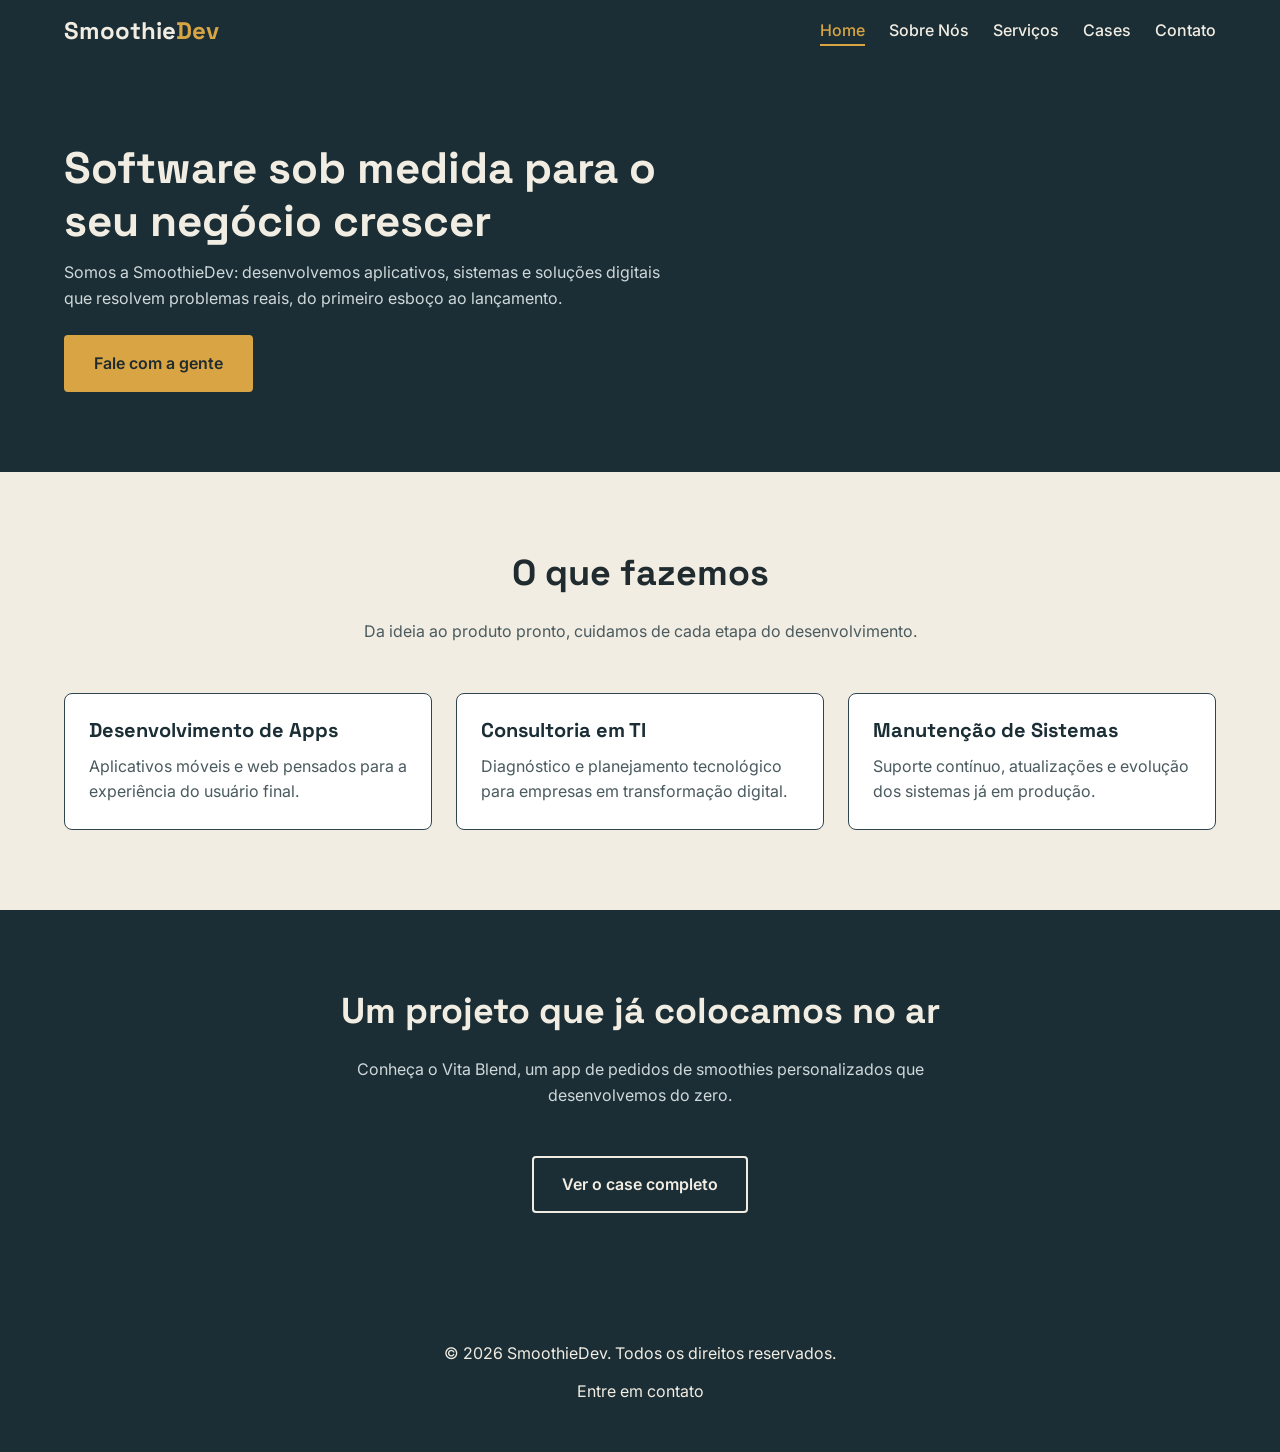
<file: index.html>
<!DOCTYPE html>
<html lang="pt-BR">
<head>
  <meta charset="UTF-8">
  <meta name="viewport" content="width=device-width, initial-scale=1.0">
  <title>SmoothieDev — Desenvolvimento de Software e Apps</title>
  <meta name="description" content="A SmoothieDev cria softwares e aplicativos sob medida para empresas que querem crescer com tecnologia.">
  <!-- Fontes externas do Google Fonts, conforme requisito de tipografia web -->
  <link rel="preconnect" href="https://fonts.googleapis.com">
  <link href="https://fonts.googleapis.com/css2?family=Space+Grotesk:wght@500;700&family=Inter:wght@400;500;600&display=swap" rel="stylesheet">
  <!-- CSS externo: toda a estilização vive em style.css -->
  <link rel="stylesheet" href="css/style.css">
</head>
<body>

  <!-- CABEÇALHO: presente em todas as páginas, com navegação principal -->
  <header class="cabecalho">
    <div class="container">
      <a href="index.html" class="logo">Smoothie<span>Dev</span></a>
      <nav class="nav-principal" aria-label="Navegação principal">
        <ul>
          <li><a href="index.html" aria-current="page">Home</a></li>
          <li><a href="sobre.html">Sobre Nós</a></li>
          <li><a href="servicos.html">Serviços</a></li>
          <li><a href="cases.html">Cases</a></li>
          <li><a href="contato.html">Contato</a></li>
        </ul>
      </nav>
    </div>
  </header>

  <!-- CONTEÚDO PRINCIPAL DA PÁGINA -->
  <main>

    <!-- HERO: primeira coisa que o visitante vê -->
    <section class="hero">
      <div class="container">
        <div>
          <h1>Software sob medida para o seu negócio crescer</h1>
          <p>Somos a SmoothieDev: desenvolvemos aplicativos, sistemas e soluções digitais que resolvem problemas reais, do primeiro esboço ao lançamento.</p>
          <a href="contato.html" class="botao">Fale com a gente</a>
        </div>
      </div>
    </section>

    <!-- RESUMO DOS SERVIÇOS -->
    <section class="secao secao-clara">
      <div class="container">
        <h2 class="secao-titulo">O que fazemos</h2>
        <p class="secao-subtitulo">Da ideia ao produto pronto, cuidamos de cada etapa do desenvolvimento.</p>

        <div class="lista-servicos">
          <article class="card">
            <h3>Desenvolvimento de Apps</h3>
            <p>Aplicativos móveis e web pensados para a experiência do usuário final.</p>
          </article>
          <article class="card">
            <h3>Consultoria em TI</h3>
            <p>Diagnóstico e planejamento tecnológico para empresas em transformação digital.</p>
          </article>
          <article class="card">
            <h3>Manutenção de Sistemas</h3>
            <p>Suporte contínuo, atualizações e evolução dos sistemas já em produção.</p>
          </article>
        </div>
      </div>
    </section>

    <!-- CHAMADA PARA O CASE EM DESTAQUE -->
    <section class="secao secao-escura">
      <div class="container">
        <h2 class="secao-titulo">Um projeto que já colocamos no ar</h2>
        <p class="secao-subtitulo subtitulo-fundo-escuro">Conheça o Vita Blend, um app de pedidos de smoothies personalizados que desenvolvemos do zero.</p>
        <div class="centralizar">
          <a href="cases.html" class="botao botao-secundario">Ver o case completo</a>
        </div>
      </div>
    </section>

  </main>

  <!-- RODAPÉ: presente em todas as páginas -->
  <footer class="rodape">
    <div class="container">
      <p>&copy; 2026 SmoothieDev. Todos os direitos reservados.</p>
      <nav aria-label="Navegação do rodapé">
        <a href="contato.html">Entre em contato</a>
      </nav>
    </div>
  </footer>

</body>
</html>
</file>
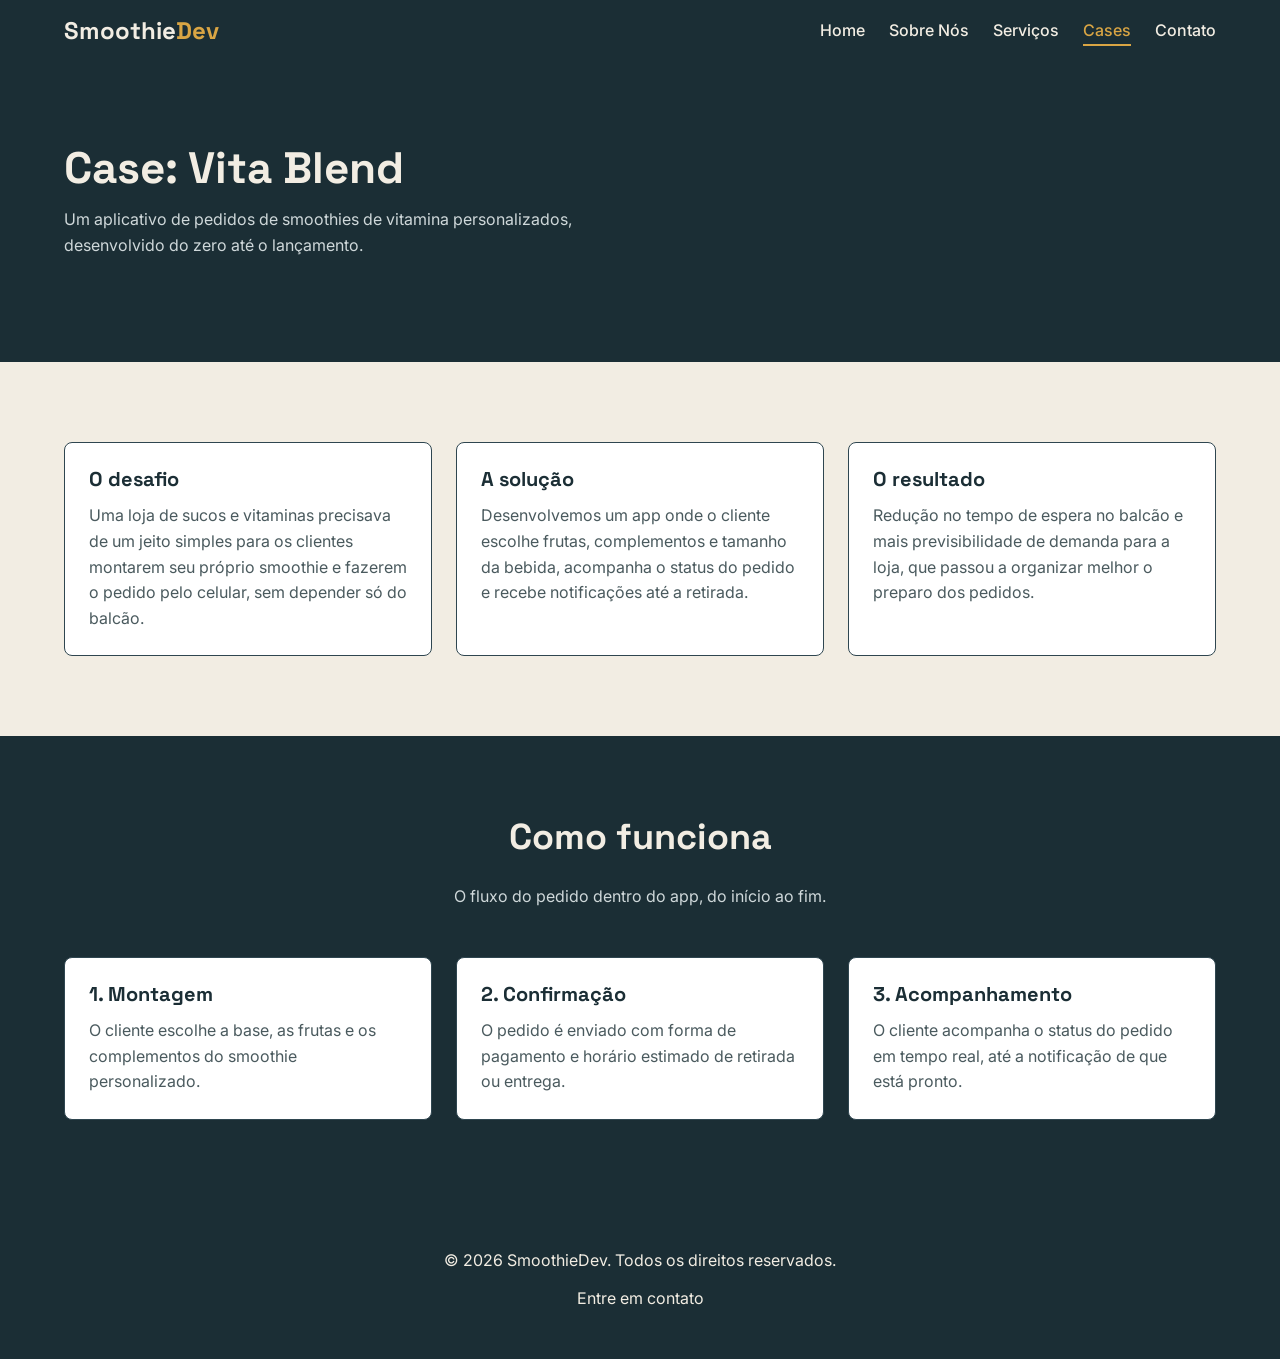
<file: cases.html>
<!DOCTYPE html>
<html lang="pt-BR">
<head>
  <meta charset="UTF-8">
  <meta name="viewport" content="width=device-width, initial-scale=1.0">
  <title>Cases — SmoothieDev</title>
  <meta name="description" content="Conheça o Vita Blend, um app de pedidos de smoothies personalizados desenvolvido pela SmoothieDev.">
  <link rel="preconnect" href="https://fonts.googleapis.com">
  <link href="https://fonts.googleapis.com/css2?family=Space+Grotesk:wght@500;700&family=Inter:wght@400;500;600&display=swap" rel="stylesheet">
  <link rel="stylesheet" href="css/style.css">
</head>
<body>

  <header class="cabecalho">
    <div class="container">
      <a href="index.html" class="logo">Smoothie<span>Dev</span></a>
      <nav class="nav-principal" aria-label="Navegação principal">
        <ul>
          <li><a href="index.html">Home</a></li>
          <li><a href="sobre.html">Sobre Nós</a></li>
          <li><a href="servicos.html">Serviços</a></li>
          <li><a href="cases.html" aria-current="page">Cases</a></li>
          <li><a href="contato.html">Contato</a></li>
        </ul>
      </nav>
    </div>
  </header>

  <main>

    <section class="hero">
      <div class="container">
        <div>
          <h1>Case: Vita Blend</h1>
          <p>Um aplicativo de pedidos de smoothies de vitamina personalizados, desenvolvido do zero até o lançamento.</p>
        </div>
      </div>
    </section>

    <section class="secao secao-clara">
      <div class="container">
        <div class="lista-servicos">
          <article class="card">
            <h3>O desafio</h3>
            <p>Uma loja de sucos e vitaminas precisava de um jeito simples para os clientes montarem seu próprio smoothie e fazerem o pedido pelo celular, sem depender só do balcão.</p>
          </article>
          <article class="card">
            <h3>A solução</h3>
            <p>Desenvolvemos um app onde o cliente escolhe frutas, complementos e tamanho da bebida, acompanha o status do pedido e recebe notificações até a retirada.</p>
          </article>
          <article class="card">
            <h3>O resultado</h3>
            <p>Redução no tempo de espera no balcão e mais previsibilidade de demanda para a loja, que passou a organizar melhor o preparo dos pedidos.</p>
          </article>
        </div>
      </div>
    </section>

    <section class="secao secao-escura">
      <div class="container">
        <h2 class="secao-titulo">Como funciona</h2>
        <p class="secao-subtitulo subtitulo-fundo-escuro">O fluxo do pedido dentro do app, do início ao fim.</p>
        <div class="lista-servicos">
          <article class="card">
            <h3>1. Montagem</h3>
            <p>O cliente escolhe a base, as frutas e os complementos do smoothie personalizado.</p>
          </article>
          <article class="card">
            <h3>2. Confirmação</h3>
            <p>O pedido é enviado com forma de pagamento e horário estimado de retirada ou entrega.</p>
          </article>
          <article class="card">
            <h3>3. Acompanhamento</h3>
            <p>O cliente acompanha o status do pedido em tempo real, até a notificação de que está pronto.</p>
          </article>
        </div>
      </div>
    </section>

  </main>

  <footer class="rodape">
    <div class="container">
      <p>&copy; 2026 SmoothieDev. Todos os direitos reservados.</p>
      <nav aria-label="Navegação do rodapé">
        <a href="contato.html">Entre em contato</a>
      </nav>
    </div>
  </footer>

</body>
</html>
</file>
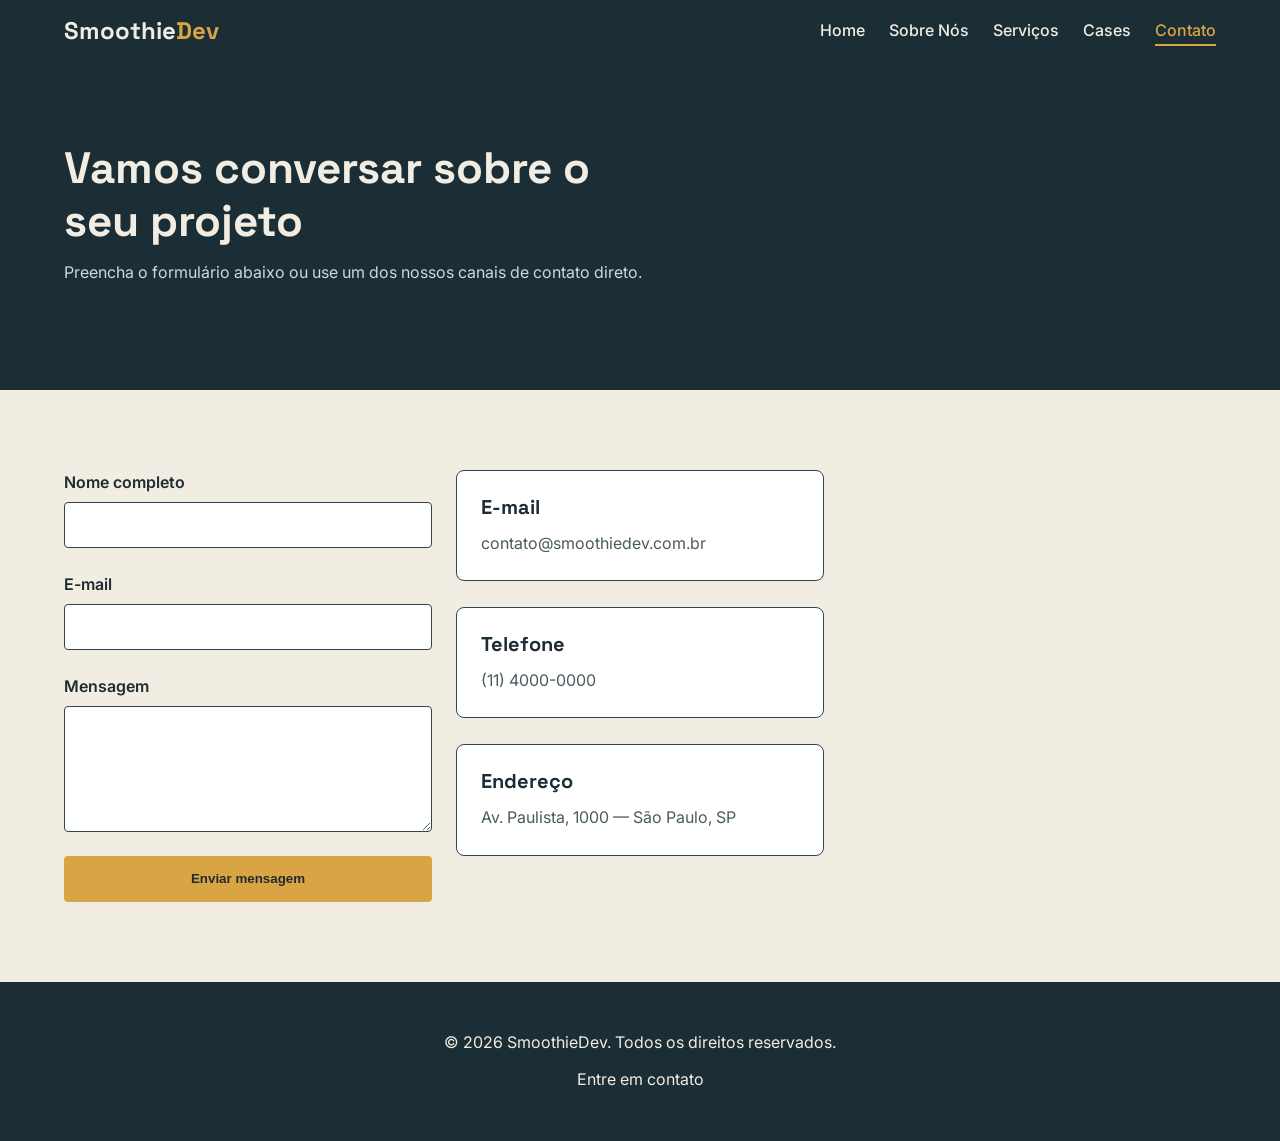
<file: contato.html>
<!DOCTYPE html>
<html lang="pt-BR">
<head>
  <meta charset="UTF-8">
  <meta name="viewport" content="width=device-width, initial-scale=1.0">
  <title>Contato — SmoothieDev</title>
  <meta name="description" content="Entre em contato com a SmoothieDev para solicitar um orçamento ou tirar dúvidas.">
  <link rel="preconnect" href="https://fonts.googleapis.com">
  <link href="https://fonts.googleapis.com/css2?family=Space+Grotesk:wght@500;700&family=Inter:wght@400;500;600&display=swap" rel="stylesheet">
  <link rel="stylesheet" href="css/style.css">
</head>
<body>

  <header class="cabecalho">
    <div class="container">
      <a href="index.html" class="logo">Smoothie<span>Dev</span></a>
      <nav class="nav-principal" aria-label="Navegação principal">
        <ul>
          <li><a href="index.html">Home</a></li>
          <li><a href="sobre.html">Sobre Nós</a></li>
          <li><a href="servicos.html">Serviços</a></li>
          <li><a href="cases.html">Cases</a></li>
          <li><a href="contato.html" aria-current="page">Contato</a></li>
        </ul>
      </nav>
    </div>
  </header>

  <main>

    <section class="hero">
      <div class="container">
        <div>
          <h1>Vamos conversar sobre o seu projeto</h1>
          <p>Preencha o formulário abaixo ou use um dos nossos canais de contato direto.</p>
        </div>
      </div>
    </section>

    <section class="secao secao-clara">
      <div class="container">
        <div class="lista-servicos lista-contato">

          <!-- FORMULÁRIO: cada campo tem label associado, essencial para acessibilidade -->
          <form class="formulario-contato" action="#" method="post">
            <div class="campo">
              <label for="nome">Nome completo</label>
              <input type="text" id="nome" name="nome" required>
            </div>
            <div class="campo">
              <label for="email">E-mail</label>
              <input type="email" id="email" name="email" required>
            </div>
            <div class="campo">
              <label for="mensagem">Mensagem</label>
              <textarea id="mensagem" name="mensagem" rows="5" required></textarea>
            </div>
            <button type="submit" class="botao">Enviar mensagem</button>
          </form>

          <!-- INFORMAÇÕES DE CONTATO DIRETO -->
          <div>
            <article class="card">
              <h3>E-mail</h3>
              <p>contato@smoothiedev.com.br</p>
            </article>
            <br>
            <article class="card">
              <h3>Telefone</h3>
              <p>(11) 4000-0000</p>
            </article>
            <br>
            <article class="card">
              <h3>Endereço</h3>
              <p>Av. Paulista, 1000 — São Paulo, SP</p>
            </article>
          </div>

        </div>
      </div>
    </section>

  </main>

  <footer class="rodape">
    <div class="container">
      <p>&copy; 2026 SmoothieDev. Todos os direitos reservados.</p>
      <nav aria-label="Navegação do rodapé">
        <a href="contato.html">Entre em contato</a>
      </nav>
    </div>
  </footer>

</body>
</html>
</file>
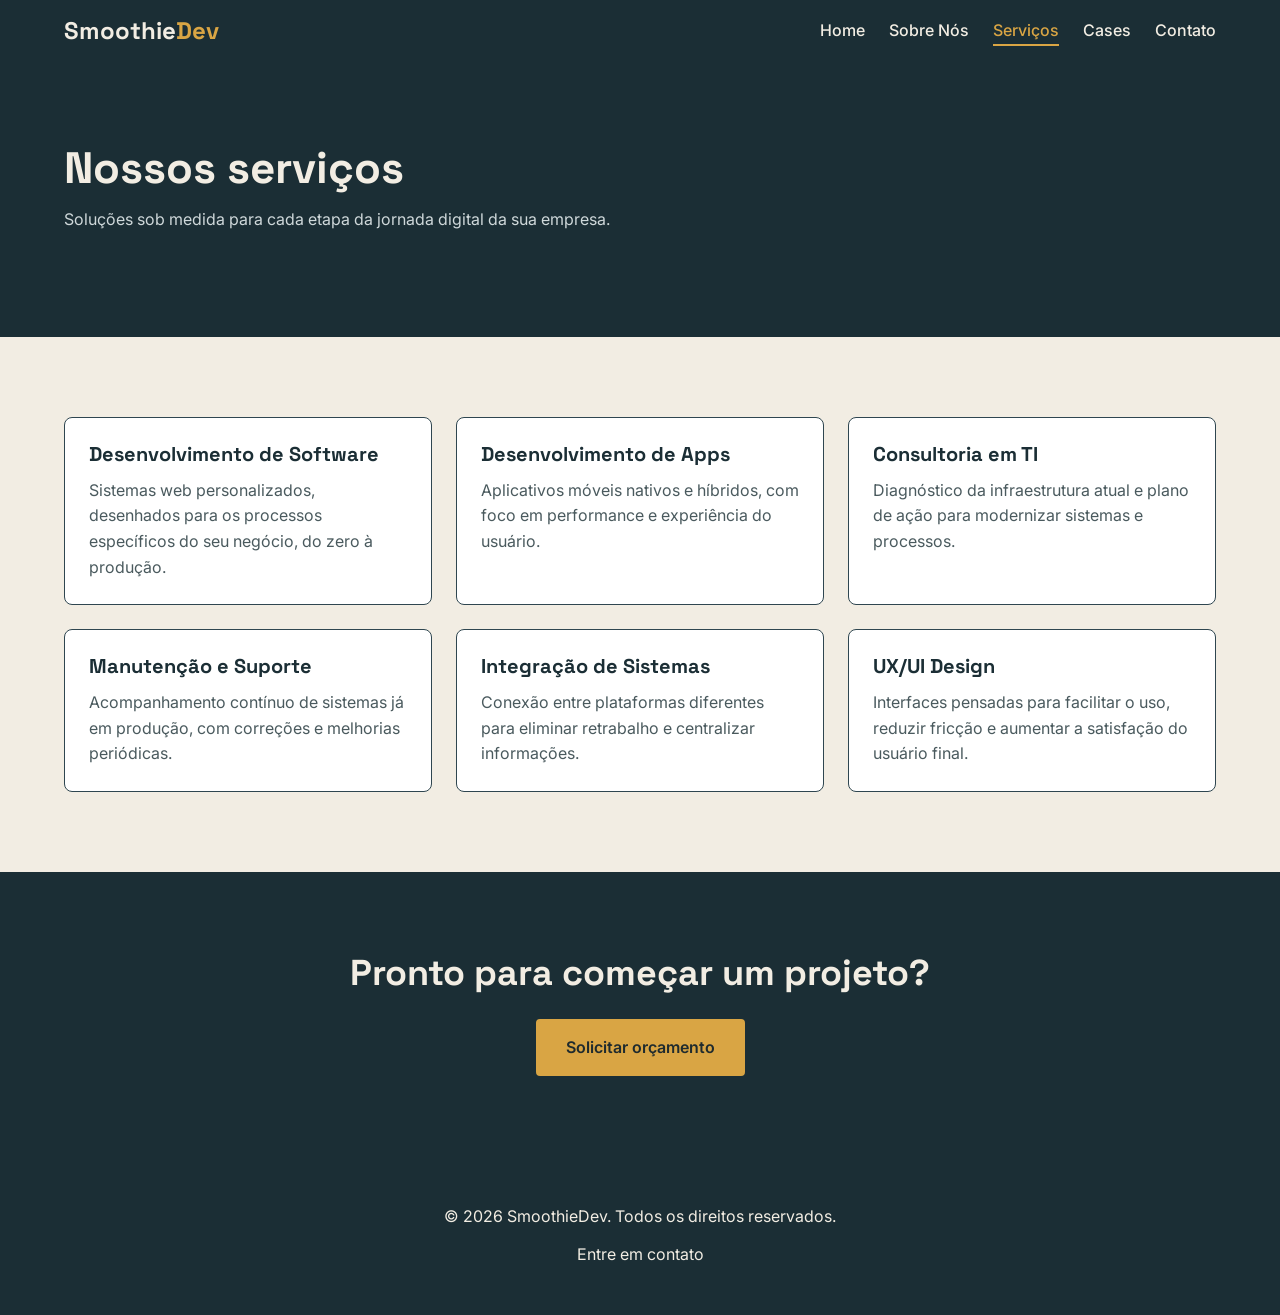
<file: servicos.html>
<!DOCTYPE html>
<html lang="pt-BR">
<head>
  <meta charset="UTF-8">
  <meta name="viewport" content="width=device-width, initial-scale=1.0">
  <title>Serviços — SmoothieDev</title>
  <meta name="description" content="Conheça os serviços de desenvolvimento de software, apps e consultoria em TI da SmoothieDev.">
  <link rel="preconnect" href="https://fonts.googleapis.com">
  <link href="https://fonts.googleapis.com/css2?family=Space+Grotesk:wght@500;700&family=Inter:wght@400;500;600&display=swap" rel="stylesheet">
  <link rel="stylesheet" href="css/style.css">
</head>
<body>

  <header class="cabecalho">
    <div class="container">
      <a href="index.html" class="logo">Smoothie<span>Dev</span></a>
      <nav class="nav-principal" aria-label="Navegação principal">
        <ul>
          <li><a href="index.html">Home</a></li>
          <li><a href="sobre.html">Sobre Nós</a></li>
          <li><a href="servicos.html" aria-current="page">Serviços</a></li>
          <li><a href="cases.html">Cases</a></li>
          <li><a href="contato.html">Contato</a></li>
        </ul>
      </nav>
    </div>
  </header>

  <main>

    <section class="hero">
      <div class="container">
        <div>
          <h1>Nossos serviços</h1>
          <p>Soluções sob medida para cada etapa da jornada digital da sua empresa.</p>
        </div>
      </div>
    </section>

    <section class="secao secao-clara">
      <div class="container">
        <div class="lista-servicos">
          <article class="card">
            <h3>Desenvolvimento de Software</h3>
            <p>Sistemas web personalizados, desenhados para os processos específicos do seu negócio, do zero à produção.</p>
          </article>
          <article class="card">
            <h3>Desenvolvimento de Apps</h3>
            <p>Aplicativos móveis nativos e híbridos, com foco em performance e experiência do usuário.</p>
          </article>
          <article class="card">
            <h3>Consultoria em TI</h3>
            <p>Diagnóstico da infraestrutura atual e plano de ação para modernizar sistemas e processos.</p>
          </article>
          <article class="card">
            <h3>Manutenção e Suporte</h3>
            <p>Acompanhamento contínuo de sistemas já em produção, com correções e melhorias periódicas.</p>
          </article>
          <article class="card">
            <h3>Integração de Sistemas</h3>
            <p>Conexão entre plataformas diferentes para eliminar retrabalho e centralizar informações.</p>
          </article>
          <article class="card">
            <h3>UX/UI Design</h3>
            <p>Interfaces pensadas para facilitar o uso, reduzir fricção e aumentar a satisfação do usuário final.</p>
          </article>
        </div>
      </div>
    </section>

    <section class="secao secao-escura">
      <div class="container centralizar">
        <h2 class="secao-titulo">Pronto para começar um projeto?</h2>
        <a href="contato.html" class="botao">Solicitar orçamento</a>
      </div>
    </section>

  </main>

  <footer class="rodape">
    <div class="container">
      <p>&copy; 2026 SmoothieDev. Todos os direitos reservados.</p>
      <nav aria-label="Navegação do rodapé">
        <a href="contato.html">Entre em contato</a>
      </nav>
    </div>
  </footer>

</body>
</html>
</file>
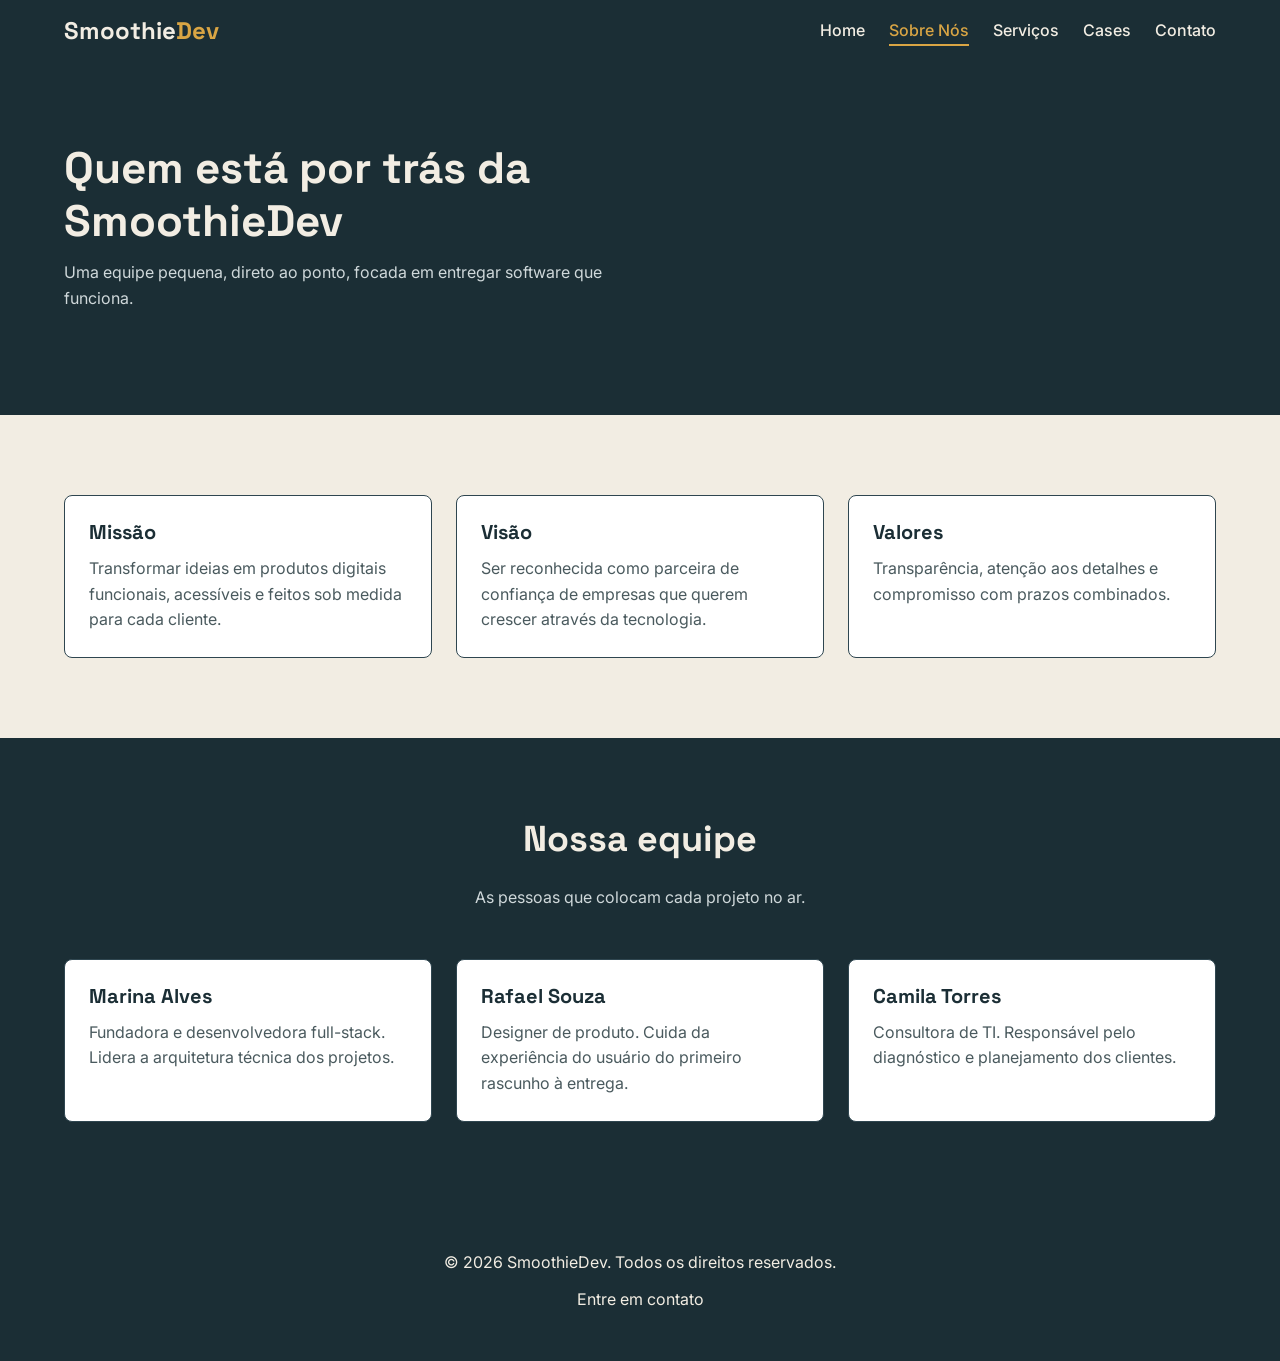
<file: sobre.html>
<!DOCTYPE html>
<html lang="pt-BR">
<head>
  <meta charset="UTF-8">
  <meta name="viewport" content="width=device-width, initial-scale=1.0">
  <title>Sobre Nós — SmoothieDev</title>
  <meta name="description" content="Conheça a missão, a visão e a equipe por trás da SmoothieDev.">
  <link rel="preconnect" href="https://fonts.googleapis.com">
  <link href="https://fonts.googleapis.com/css2?family=Space+Grotesk:wght@500;700&family=Inter:wght@400;500;600&display=swap" rel="stylesheet">
  <link rel="stylesheet" href="css/style.css">
</head>
<body>

  <header class="cabecalho">
    <div class="container">
      <a href="index.html" class="logo">Smoothie<span>Dev</span></a>
      <nav class="nav-principal" aria-label="Navegação principal">
        <ul>
          <li><a href="index.html">Home</a></li>
          <li><a href="sobre.html" aria-current="page">Sobre Nós</a></li>
          <li><a href="servicos.html">Serviços</a></li>
          <li><a href="cases.html">Cases</a></li>
          <li><a href="contato.html">Contato</a></li>
        </ul>
      </nav>
    </div>
  </header>

  <main>

    <section class="hero">
      <div class="container">
        <div>
          <h1>Quem está por trás da SmoothieDev</h1>
          <p>Uma equipe pequena, direto ao ponto, focada em entregar software que funciona.</p>
        </div>
      </div>
    </section>

    <!-- MISSÃO E VISÃO -->
    <section class="secao secao-clara">
      <div class="container">
        <div class="lista-servicos">
          <article class="card">
            <h3>Missão</h3>
            <p>Transformar ideias em produtos digitais funcionais, acessíveis e feitos sob medida para cada cliente.</p>
          </article>
          <article class="card">
            <h3>Visão</h3>
            <p>Ser reconhecida como parceira de confiança de empresas que querem crescer através da tecnologia.</p>
          </article>
          <article class="card">
            <h3>Valores</h3>
            <p>Transparência, atenção aos detalhes e compromisso com prazos combinados.</p>
          </article>
        </div>
      </div>
    </section>

    <!-- EQUIPE -->
    <section class="secao secao-escura">
      <div class="container">
        <h2 class="secao-titulo">Nossa equipe</h2>
        <p class="secao-subtitulo subtitulo-fundo-escuro">As pessoas que colocam cada projeto no ar.</p>

        <div class="lista-servicos">
          <article class="card">
            <h3>Marina Alves</h3>
            <p>Fundadora e desenvolvedora full-stack. Lidera a arquitetura técnica dos projetos.</p>
          </article>
          <article class="card">
            <h3>Rafael Souza</h3>
            <p>Designer de produto. Cuida da experiência do usuário do primeiro rascunho à entrega.</p>
          </article>
          <article class="card">
            <h3>Camila Torres</h3>
            <p>Consultora de TI. Responsável pelo diagnóstico e planejamento dos clientes.</p>
          </article>
        </div>
      </div>
    </section>

  </main>

  <footer class="rodape">
    <div class="container">
      <p>&copy; 2026 SmoothieDev. Todos os direitos reservados.</p>
      <nav aria-label="Navegação do rodapé">
        <a href="contato.html">Entre em contato</a>
      </nav>
    </div>
  </footer>

</body>
</html>
</file>
<file: css/style.css>
/* style.css — SmoothieDev
   Escrevi pensando em mobile primeiro: as regras aqui em cima valem
   pro celular, e vou "destravando" coisas conforme a tela cresce
   lá embaixo, nas media queries. */

/* variáveis de cor e fonte, uso em quase tudo daqui pra frente */
:root {
  --cor-fundo-escuro: #1b2e35;
  --cor-fundo-claro: #f2ede3;
  --cor-destaque: #d9a544;
  --cor-destaque-escuro: #b8862f;
  --cor-texto-claro: #f2ede3;
  --cor-texto-escuro: #1f2b2e;
  --cor-texto-suave: #4a5a5e;
  --cor-borda: #2f4650;

  --fonte-titulo: "Space Grotesk", "Segoe UI", sans-serif;
  --fonte-corpo: "Inter", "Segoe UI", sans-serif;

  --espaco-sm: 0.75rem;
  --espaco-md: 1.5rem;
  --espaco-lg: 3rem;
  --espaco-xl: 5rem;

  --largura-maxima: 75rem; /* 1200px, controla a largura do conteúdo */
}

/* reset básico, pra não depender do estilo padrão de cada navegador */
*,
*::before,
*::after {
  box-sizing: border-box; /* padding e border não aumentam a largura total */
  margin: 0;
  padding: 0;
}

html {
  scroll-behavior: smooth;
}

body {
  font-family: var(--fonte-corpo);
  font-size: 1rem; /* 16px base — todo o resto usa rem a partir daqui */
  line-height: 1.6;
  color: var(--cor-texto-escuro);
  background-color: var(--cor-fundo-claro);
}

img {
  max-width: 100%;
  display: block;
}

a {
  color: inherit;
  text-decoration: none;
}

ul {
  list-style: none;
}

h1, h2, h3 {
  font-family: var(--fonte-titulo);
  line-height: 1.2;
}

/* Classe utilitária para centralizar texto/conteúdo (ex: botões isolados) */
.centralizar {
  text-align: center;
}

/* Classe utilitária para limitar e centralizar o conteúdo em todas as páginas */
.container {
  width: 100%;
  max-width: var(--largura-maxima);
  margin-inline: auto;
  padding-inline: var(--espaco-md);
}

/* cabeçalho e menu — no celular fica empilhado, no desktop vira uma linha só (ver media query lá embaixo) */
.cabecalho {
  background-color: var(--cor-fundo-escuro);
  color: var(--cor-texto-claro);
  padding-block: var(--espaco-sm);
}

.cabecalho .container {
  display: flex;
  flex-direction: column;
  gap: var(--espaco-sm);
  align-items: center;
}

.logo {
  font-family: var(--fonte-titulo);
  font-size: 1.5rem;
  font-weight: 700;
  color: var(--cor-texto-claro);
}

.logo span {
  color: var(--cor-destaque);
}

.nav-principal ul {
  display: flex;
  flex-wrap: wrap;
  justify-content: center;
  gap: var(--espaco-md);
}

.nav-principal a {
  font-weight: 500;
  padding-block: 0.25rem;
  border-bottom: 2px solid transparent;
  transition: border-color 0.2s ease, color 0.2s ease;
}

.nav-principal a:hover,
.nav-principal a[aria-current="page"] {
  border-bottom-color: var(--cor-destaque);
  color: var(--cor-destaque);
}

/* hero, a primeira seção que aparece no topo das páginas */
.hero {
  background-color: var(--cor-fundo-escuro);
  color: var(--cor-texto-claro);
  padding-block: var(--espaco-xl);
}

.hero .container {
  display: grid;
  gap: var(--espaco-lg);
  align-items: center;
}

.hero h1 {
  font-size: 2rem;
  margin-bottom: var(--espaco-sm);
}

.hero p {
  color: #cfd8da;
  margin-bottom: var(--espaco-md);
  max-width: 40rem;
}

/* botões usados nas páginas todas */
.botao {
  display: inline-block;
  background-color: var(--cor-destaque);
  color: var(--cor-texto-escuro);
  font-weight: 600;
  padding: 0.85rem 1.75rem;
  border-radius: 0.25rem;
  border: 2px solid var(--cor-destaque);
  transition: background-color 0.2s ease, color 0.2s ease, transform 0.15s ease;
}

.botao:hover {
  background-color: transparent;
  color: var(--cor-destaque);
  transform: translateY(-2px);
}

.botao-secundario {
  background-color: transparent;
  color: var(--cor-texto-claro);
  border-color: var(--cor-texto-claro);
}

.botao-secundario:hover {
  background-color: var(--cor-texto-claro);
  color: var(--cor-texto-escuro);
}

/* seções genéricas de conteúdo, clara e escura */
.secao {
  padding-block: var(--espaco-xl);
}

.secao-clara {
  background-color: var(--cor-fundo-claro);
}

.secao-escura {
  background-color: var(--cor-fundo-escuro);
  color: var(--cor-texto-claro);
}

.secao-titulo {
  font-size: 1.75rem;
  margin-bottom: var(--espaco-md);
  text-align: center;
}

.secao-subtitulo {
  color: var(--cor-texto-suave);
  text-align: center;
  max-width: 40rem;
  margin-inline: auto;
  margin-bottom: var(--espaco-lg);
}

/* Variante do subtítulo para uso sobre fundo escuro (.secao-escura) */
.subtitulo-fundo-escuro {
  color: #cfd8da;
}

/* grid dos cards de serviço, equipe e case — 1 coluna no celular, mais colunas no desktop */
.lista-servicos {
  display: grid;
  grid-template-columns: 1fr;
  gap: var(--espaco-md);
}

.card {
  background-color: #fff;
  border: 1px solid var(--cor-borda);
  border-radius: 0.5rem;
  padding: var(--espaco-md);
  transition: box-shadow 0.2s ease, transform 0.2s ease;
}

.card:hover {
  box-shadow: 0 0.5rem 1.5rem rgba(27, 46, 53, 0.15);
  transform: translateY(-4px);
}

.card h3 {
  font-size: 1.25rem;
  margin-bottom: var(--espaco-sm);
  color: var(--cor-fundo-escuro);
}

.card p {
  color: var(--cor-texto-suave);
}

/* formulário da página de contato */

/* Grid específico da página de Contato: 1 coluna no mobile, 2 no desktop */
.lista-contato {
  grid-template-columns: 1fr;
}

@media (min-width: 56.25em) {
  .lista-contato {
    grid-template-columns: 1.2fr 0.8fr;
  }
}

.formulario-contato {
  display: flex;
  flex-direction: column;
  gap: var(--espaco-md);
  max-width: 35rem;
}

.campo {
  display: flex;
  flex-direction: column;
  gap: 0.4rem;
}

.campo label {
  font-weight: 600;
}

.campo input,
.campo textarea {
  font-family: var(--fonte-corpo);
  font-size: 1rem;
  padding: 0.75rem;
  border: 1px solid var(--cor-borda);
  border-radius: 0.25rem;
  background-color: #fff;
  color: var(--cor-texto-escuro);
}

.campo input:focus,
.campo textarea:focus {
  outline: 3px solid var(--cor-destaque);
  outline-offset: 1px;
}

/* rodapé */
.rodape {
  background-color: var(--cor-fundo-escuro);
  color: var(--cor-texto-claro);
  padding-block: var(--espaco-lg);
  text-align: center;
}

.rodape .container {
  display: flex;
  flex-direction: column;
  gap: var(--espaco-sm);
  align-items: center;
}

.rodape a:hover {
  color: var(--cor-destaque);
}

/* a partir daqui só telas maiores — tablet e desktop */

/* tablet, a partir de 600px */
@media (min-width: 37.5em) {
  .lista-servicos {
    grid-template-columns: repeat(2, 1fr);
  }
}

/* desktop, a partir de 900px */
@media (min-width: 56.25em) {
  .cabecalho .container {
    flex-direction: row;
    justify-content: space-between;
  }

  .hero .container {
    grid-template-columns: 1.1fr 0.9fr;
  }

  .hero h1 {
    font-size: 2.75rem;
  }

  .lista-servicos {
    grid-template-columns: repeat(3, 1fr);
  }

  .secao-titulo {
    font-size: 2.25rem;
  }
}
</file>
